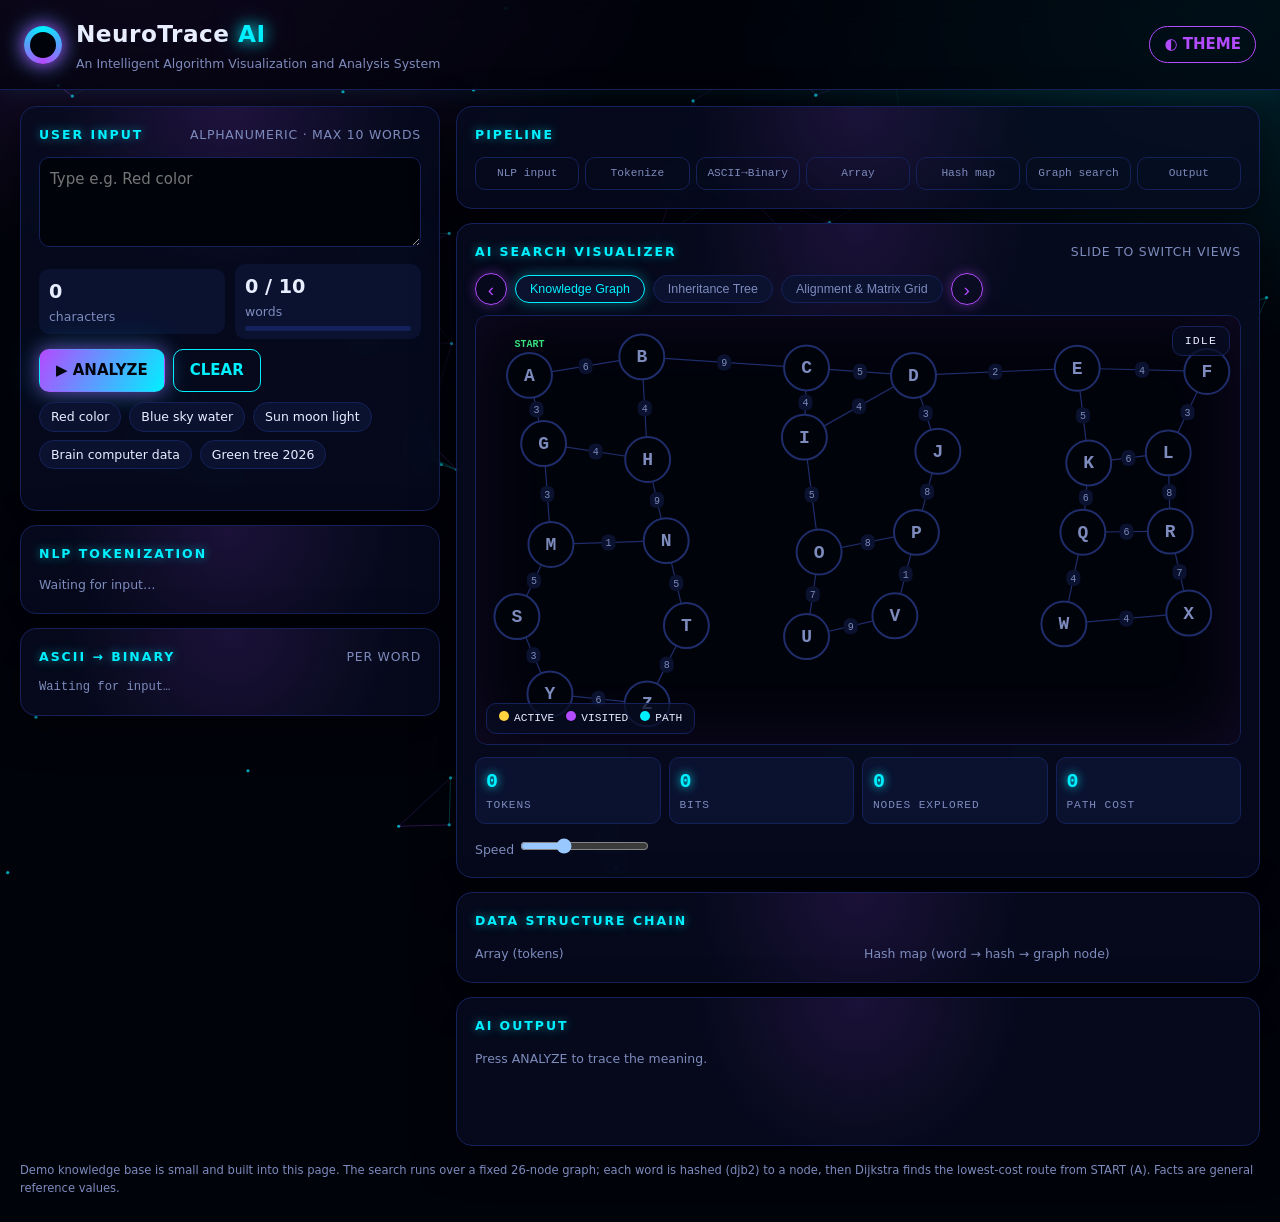
<file: NeuroTrace AI — Intelligent Algorithm Visualization and Analysis System.html>
<!DOCTYPE html>
<html lang="en">
<head>
<meta charset="utf-8">
<meta name="viewport" content="width=device-width, initial-scale=1, viewport-fit=cover">
<title>NeuroTrace AI — Intelligent Algorithm Visualization and Analysis System</title>
<style>
:root{--bg:#01030b;--pn:rgba(7,13,34,.74);--pn2:#0a1230;--bd:#15215a;--tx:#e8eeff;--mut:#7d8bbd;--cy:#00f0ff;--pu:#b34bff;--ye:#ffd23f;--gr:#38e07b;--rd:#ff6b6b;--ed:#1f2d6b;box-sizing:border-box;padding-top:env(safe-area-inset-top,0px);padding-bottom:env(safe-area-inset-bottom,0px);color-scheme:dark}
#bgc{position:fixed;inset:0;z-index:0;pointer-events:none}header,.wrap,.ft{position:relative;z-index:1}
:root[data-theme="light"]{--bg:#f2f0fb;--pn:#fff;--pn2:#ece8fa;--bd:#cfc7ee;--tx:#1d1740;--mut:#6a638f;--cy:#0793a0;--pu:#7b2fd1;--ye:#b87d00;--gr:#12803f;--rd:#c63636;--ed:#c9c3e3;color-scheme:light}
html{scroll-padding-top:env(safe-area-inset-top,0px)}*{box-sizing:border-box}
body{margin:0;min-height:100vh;background:radial-gradient(900px 520px at 10% -8%,rgba(179,75,255,.2),transparent 62%),radial-gradient(820px 520px at 96% 2%,rgba(0,240,255,.14),transparent 62%),var(--bg);background-attachment:fixed;color:var(--tx);font:15px/1.55 Inter,system-ui,-apple-system,"Segoe UI",Roboto,sans-serif}textarea,.bin,.cell,.tok,.st,.stat,.lg,.btn,.chip,.mt{font-family:ui-monospace,"SF Mono",Consolas,Menlo,monospace}.cv{box-shadow:inset 0 0 70px rgba(179,75,255,.10)}.tabs{display:flex;gap:8px;align-items:center;margin-bottom:10px;flex-wrap:wrap}.tb{border:1px solid var(--bd);background:var(--pn2);color:var(--mut);border-radius:20px;padding:6px 14px;cursor:pointer;font-size:.78rem;transition:.25s}.tb:hover{border-color:var(--pu)}.tb.on{color:var(--cy);border-color:var(--cy);box-shadow:0 0 14px rgba(0,240,255,.35)}.ar{width:32px;height:32px;border-radius:50%;border:1px solid var(--pu);background:transparent;color:var(--pu);font-size:1.2rem;line-height:1;cursor:pointer;box-shadow:0 0 12px rgba(179,75,255,.4)}.ar:hover{background:var(--pu);color:#02040d}.sl{overflow:hidden;border-radius:12px}.tr{display:flex;transition:transform .6s cubic-bezier(.65,0,.25,1)}.sd{flex:0 0 100%;min-width:0}.sc2{overflow:auto;padding:12px}.dr{stroke-dasharray:700;stroke-dashoffset:700;animation:dw .9s forwards}@keyframes dw{to{stroke-dashoffset:0}}.mx{border-collapse:separate;border-spacing:3px;margin:6px 0 14px;font-size:.78rem}.mx th{color:var(--cy);font-weight:600;padding:0 6px;text-align:right}.mx td{min-width:34px;height:30px;text-align:center;border:1px solid var(--bd);border-radius:6px;color:var(--tx);line-height:1.1}.mx td small{display:block;font-size:.55rem;color:var(--mut)}.mx td.o{background:rgba(0,240,255,.2);border-color:var(--cy);color:var(--cy);box-shadow:0 0 10px rgba(0,240,255,.45)}.mx td.z{color:var(--mut)}.mx td.e{color:var(--ed)}#grid select{background:var(--bg);color:var(--tx);border:1px solid var(--bd);border-radius:6px;padding:2px 6px}#grid b{color:var(--cy)}.mt{display:grid;grid-template-columns:repeat(4,1fr);gap:8px;margin-top:12px}.mt div{background:var(--pn2);border:1px solid var(--bd);border-radius:10px;padding:8px 10px;font-size:.7rem;color:var(--mut);text-transform:uppercase;letter-spacing:.08em}.mt b{display:block;font-size:1.25rem;color:var(--cy);text-shadow:0 0 10px var(--cy);letter-spacing:0}@media(max-width:560px){.mt{grid-template-columns:repeat(2,1fr)}}
header{display:flex;justify-content:space-between;align-items:center;gap:12px;padding:16px 24px;border-bottom:1px solid var(--bd);background:rgba(1,3,11,.6);backdrop-filter:blur(12px);box-shadow:0 1px 24px rgba(0,240,255,.08)}.logo{width:38px;height:38px;border-radius:50%;background:conic-gradient(var(--cy),var(--pu),var(--cy));box-shadow:0 0 18px var(--pu),0 0 28px rgba(0,240,255,.4);animation:sp 6s linear infinite;position:relative}.logo::after{content:"";position:absolute;inset:6px;border-radius:50%;background:var(--bg)}@keyframes sp{to{transform:rotate(360deg)}}
h1{margin:0;font-size:1.45rem;font-weight:800;letter-spacing:.02em}h1 b{color:var(--cy);text-shadow:0 0 14px var(--cy),0 0 30px rgba(0,240,255,.5)}
.sub{margin:2px 0 0;color:var(--mut);font-size:.78rem}
.ib{border:1px solid var(--pu);background:transparent;color:var(--pu);border-radius:20px;padding:6px 14px;cursor:pointer;font:inherit;font-weight:700}
.wrap{display:grid;grid-template-columns:minmax(300px,420px) 1fr;gap:16px;padding:16px 20px;max-width:1400px;margin:0 auto}
@media(max-width:900px){.wrap{grid-template-columns:1fr}}
.col{display:flex;flex-direction:column;gap:14px;min-width:0}
.pn{background:radial-gradient(280px circle at var(--mx,50%) var(--my,0%),rgba(179,75,255,.13),transparent 60%),var(--pn);border:1px solid var(--bd);border-radius:16px;padding:18px;backdrop-filter:blur(10px);box-shadow:0 10px 40px rgba(0,0,0,.55);transition:border-color .3s,box-shadow .3s}.pn:hover{border-color:rgba(0,240,255,.5);box-shadow:0 0 26px rgba(0,240,255,.14),0 0 40px rgba(179,75,255,.1),0 10px 40px rgba(0,0,0,.55)}
.pn h2{margin:0 0 12px;font-size:.78rem;font-weight:700;letter-spacing:.16em;text-transform:uppercase;color:var(--cy);text-shadow:0 0 10px rgba(0,240,255,.55);display:flex;justify-content:space-between;gap:10px;flex-wrap:wrap}.pn h2 span{color:var(--mut);font-weight:400;text-shadow:none;letter-spacing:.06em}
textarea{width:100%;min-height:90px;resize:vertical;background:var(--bg);color:var(--tx);border:1px solid var(--bd);border-radius:10px;padding:10px;font:inherit}
textarea:focus{outline:2px solid var(--pu);border-color:transparent}
.meters{display:flex;gap:10px;align-items:center;margin-top:10px;flex-wrap:wrap}
.m{flex:1;min-width:110px;background:var(--pn2);border-radius:10px;padding:8px 10px;font-size:.78rem;color:var(--mut)}
.m b{display:block;font-size:1.2rem;color:var(--tx)}.m.bad b{color:var(--rd)}
.bar{height:5px;background:var(--bd);border-radius:3px;margin-top:5px;overflow:hidden}.bar i{display:block;height:100%;width:0;background:linear-gradient(90deg,var(--pu),var(--cy));transition:width .25s}
.row{display:flex;gap:8px;flex-wrap:wrap;margin-top:10px}
.btn{border:1px solid var(--cy);background:transparent;color:var(--cy);border-radius:10px;padding:9px 16px;cursor:pointer;font:inherit;font-weight:700;transition:.2s}
.btn.p{background:linear-gradient(120deg,var(--pu),var(--cy));border-color:transparent;color:#02040d;box-shadow:0 0 18px rgba(179,75,255,.55),0 0 30px rgba(0,240,255,.3)}.btn:hover{transform:translateY(-2px);box-shadow:0 0 22px rgba(0,240,255,.5)}.btn:active{transform:scale(.97)}
.chip{border:1px solid var(--bd);background:var(--pn2);color:var(--tx);border-radius:16px;padding:4px 11px;font:inherit;font-size:.78rem;cursor:pointer}.chip:hover{border-color:var(--pu)}
.tok{display:inline-block;margin:3px;padding:3px 10px;border:1px solid var(--pu);color:var(--pu);border-radius:12px;font-size:.82rem;animation:pop .3s}
@keyframes pop{from{transform:scale(.6);opacity:0}}
.bin{max-height:230px;overflow:auto;font-size:.76rem}
.bw{border-left:3px solid var(--pu);margin:0 0 8px;padding:2px 0 2px 8px}.bw div{white-space:nowrap;overflow-x:auto;color:var(--mut)}
.bw .c{color:var(--ye)}.bw .z{color:var(--cy)}
.stages{display:flex;gap:6px;flex-wrap:wrap}
.st{flex:1;min-width:92px;text-align:center;border:1px solid var(--bd);border-radius:10px;padding:7px 4px;font-size:.7rem;color:var(--mut);transition:.3s}
.st.on{border-color:var(--ye);color:var(--ye);box-shadow:0 0 14px color-mix(in srgb,var(--ye) 40%,transparent)}.st.ok{border-color:var(--cy);color:var(--cy)}
.cv{position:relative;height:430px;border-radius:12px;background:var(--bg);border:1px solid var(--bd);overflow:hidden}
canvas{width:100%;height:100%;display:block;cursor:pointer}
.stat{position:absolute;top:10px;right:10px;border:1px solid var(--bd);background:var(--pn);border-radius:10px;padding:5px 12px;font-size:.72rem;letter-spacing:.1em}
.lg{position:absolute;left:10px;bottom:10px;display:flex;gap:12px;background:var(--pn);border:1px solid var(--bd);border-radius:10px;padding:6px 12px;font-size:.7rem}
.lg i{display:inline-block;width:10px;height:10px;border-radius:50%;margin-right:5px}
.ds{display:grid;grid-template-columns:1fr 1fr;gap:12px}@media(max-width:700px){.ds{grid-template-columns:1fr}}
.cell{display:inline-block;min-width:54px;text-align:center;border:1px solid var(--cy);margin:2px;border-radius:6px;font-size:.78rem}.cell small{display:block;background:var(--pn2);color:var(--mut);font-size:.65rem}
.cell.h{border-color:var(--pu)}
.out{min-height:80px;font-size:.92rem}.out p{margin:0 0 8px}.out b{color:var(--cy)}
.cur::after{content:"▌";color:var(--cy);animation:bl 1s steps(1) infinite}@keyframes bl{50%{opacity:0}}
.ft{font-size:.72rem;color:var(--mut);padding:0 20px 24px;max-width:1400px;margin:0 auto}
</style>
</head>
<body>
<canvas id="bgc"></canvas>
<header>
  <div style="display:flex;gap:14px;align-items:center"><div class="logo"></div><div><h1>NeuroTrace <b>AI</b></h1><p class="sub">An Intelligent Algorithm Visualization and Analysis System</p></div></div>
  <button class="ib" id="theme">◐ THEME</button>
</header>

<div class="wrap">
  <div class="col">
    <section class="pn">
      <h2>User Input <span>alphanumeric · max 10 words</span></h2>
      <textarea id="in" placeholder="Type e.g. Red color" spellcheck="false"></textarea>
      <div class="meters">
        <div class="m" id="mc"><b id="nc">0</b>characters</div>
        <div class="m" id="mw"><b id="nw">0 / 10</b>words<div class="bar"><i id="wb"></i></div></div>
      </div>
      <div class="row"><button class="btn p" id="go">▶ ANALYZE</button><button class="btn" id="clr">CLEAR</button></div>
      <div class="row" id="samples"></div>
      <div class="sub" id="warn" style="color:var(--rd);min-height:1.2em;margin-top:8px"></div>
    </section>
    <section class="pn"><h2>NLP Tokenization</h2><div id="toks" class="sub">Waiting for input…</div></section>
    <section class="pn"><h2>ASCII → Binary <span>per word</span></h2><div id="bin" class="bin sub">Waiting for input…</div></section>
  </div>

  <div class="col">
    <section class="pn">
      <h2>PIPELINE</h2>
      <div class="stages" id="stages"></div>
    </section>
    <section class="pn">
      <h2>AI Search Visualizer <span>slide to switch views</span></h2>
      <div class="tabs"><button class="ar" id="pv" aria-label="Previous view">‹</button><button class="tb on">Knowledge Graph</button><button class="tb">Inheritance Tree</button><button class="tb">Alignment &amp; Matrix Grid</button><button class="ar" id="nx" aria-label="Next view">›</button></div>
      <div class="sl"><div class="tr" id="tr"><div class="sd"><div class="cv"><canvas id="cv"></canvas><div class="stat" id="stat">IDLE</div>
        <div class="lg"><span><i style="background:var(--ye)"></i>ACTIVE</span><span><i style="background:var(--pu)"></i>VISITED</span><span><i style="background:var(--cy)"></i>PATH</span></div></div></div><div class="sd"><div class="cv sc2" id="tree"></div></div><div class="sd"><div class="cv sc2" id="grid"></div></div></div></div>
      <div class="mt"><div><b id="mT">0</b>Tokens</div><div><b id="mB">0</b>Bits</div><div><b id="mV">0</b>Nodes explored</div><div><b id="mC">0</b>Path cost</div></div>
      <div class="row"><label class="sub">Speed <input type="range" id="spd" min="20" max="400" value="140"></label></div>
    </section>
    <section class="pn"><h2>DATA STRUCTURE CHAIN</h2>
      <div class="ds"><div><div class="sub">Array (tokens)</div><div id="arr"></div></div><div><div class="sub">Hash map (word → hash → graph node)</div><div id="hm"></div></div></div></section>
    <section class="pn"><h2>AI Output</h2><div class="out" id="out"><span class="sub">Press ANALYZE to trace the meaning.</span></div></section>
  </div>
</div>
<p class="ft">Demo knowledge base is small and built into this page. The search runs over a fixed 26-node graph; each word is hashed (djb2) to a node, then Dijkstra finds the lowest-cost route from START (A). Facts are general reference values.</p>

<script>
const $=s=>document.querySelector(s),MAXW=10;
const KB={color:["is how the eye reads wavelengths of light between about 380 and 750 nm","is built from red, green and blue cone cells in the human retina"],
red:["has the longest visible wavelength, about 620–750 nm","is used in hospitals and by the Red Cross for emergency and medical signage","signals danger and stop, as in traffic lights"],
blue:["has a short wavelength, about 450–495 nm, which is why Rayleigh scattering makes the sky look blue","is common in hospital scrubs and tech branding because it feels calm and trustworthy"],
green:["sits mid-spectrum at about 495–570 nm, where human eyes are most sensitive","is used for exit signs and operating-room scrubs because it reduces eye strain"],
yellow:["has a wavelength of about 570–590 nm and is highly visible","is used for caution signs and school buses"],
water:["covers about 71% of Earth’s surface","has the formula H2O and boils at 100 °C at sea level"],
sun:["is a G-type star about 4.6 billion years old","sends light that takes about 8 minutes to reach Earth"],
moon:["orbits Earth about every 27.3 days","drives the ocean tides through gravity"],
fire:["needs fuel, heat and oxygen, known as the fire triangle","is a chemical reaction called combustion"],
heart:["beats about 60–100 times per minute in a resting adult","pumps blood through roughly 100,000 km of vessels"],
light:["travels about 299,792 km per second in vacuum","behaves as both a wave and a particle"],
brain:["contains about 86 billion neurons","uses roughly 20% of the body’s energy"],
computer:["stores everything in binary, as 0s and 1s","processes data using arrays, hash maps, trees and graphs"],
tree:["absorbs CO2 and releases oxygen through photosynthesis","is also a hierarchical data structure of nodes"],
data:["is stored as binary digits inside memory","is organised with structures such as arrays and graphs"]};
const SYN={colour:"color",colours:"color",colors:"color",sunlight:"sun",ai:"computer",code:"computer"};
const SAMPLES=["Red color","Blue sky water","Sun moon light","Brain computer data","Green tree 2026"];
const STG=["NLP input","Tokenize","ASCII→Binary","Array","Hash map","Graph search","Output"];
$("#stages").innerHTML=STG.map((s,i)=>`<div class="st" id="s${i}">${s}</div>`).join("");
$("#samples").innerHTML=SAMPLES.map(s=>`<button class="chip">${s}</button>`).join("");
$("#samples").onclick=e=>{if(e.target.className=="chip"){$("#in").value=e.target.textContent;upd()}};

// ---------- input processing ----------
function words(){return $("#in").value.replace(/[^A-Za-z0-9\s]/g,"").trim().split(/\s+/).filter(Boolean)}
function hash(w){let h=5381;for(const c of w.toLowerCase())h=((h<<5)+h+c.charCodeAt(0))>>>0;return h}
const node=w=>1+hash(w)%25,L=i=>String.fromCharCode(65+i);
let toks=[];
function upd(){
  const raw=$("#in").value,clean=raw.replace(/[^A-Za-z0-9\s]/g,"");
  const all=clean.trim().split(/\s+/).filter(Boolean);toks=all.slice(0,MAXW);
  $("#nc").textContent=raw.length;$("#mT").textContent=toks.length;$("#mB").textContent=toks.join("").length*8;$("#nw").textContent=all.length+" / "+MAXW;
  $("#mw").classList.toggle("bad",all.length>MAXW);$("#wb").style.width=Math.min(100,all.length*10)+"%";
  $("#warn").textContent=raw!==clean?"Only letters and numbers are used; symbols are ignored.":all.length>MAXW?"Limit is 10 words — extra words are dropped.":"";
  rT();rG();$("#toks").innerHTML=toks.length?toks.map((t,i)=>`<span class="tok">[${i}] ${t}</span>`).join(""):"Waiting for input…";
  $("#bin").innerHTML=toks.length?toks.map(w=>`<div class="bw"><b>${w}</b>${[...w].map(c=>`<div><span class="c">${c}</span> = ${c.charCodeAt(0)} → <span class="z">${c.charCodeAt(0).toString(2).padStart(8,"0")}</span></div>`).join("")}</div>`).join(""):"Waiting for input…";
  $("#arr").innerHTML=toks.map((t,i)=>`<span class="cell"><small>${i}</small>${t}</span>`).join("");
  $("#hm").innerHTML=toks.map(t=>`<span class="cell h"><small>${hash(t)%1000}</small>${t}→${L(node(t))}</span>`).join("");
}
$("#in").addEventListener("input",upd);
$("#clr").onclick=()=>{$("#in").value="";runId++;upd();resetG();$("#out").innerHTML='<span class="sub">Press ANALYZE to trace the meaning.</span>';stage(-1)};
$("#theme").onclick=()=>{const r=document.documentElement;r.dataset.theme=getComputedStyle(r).colorScheme=="dark"?"light":"dark"};

// ---------- graph ----------
let seed=7;const rnd=()=>(seed=(seed*16807)%2147483647)/2147483647;
const N=26,P=[],E=[],adj=Array.from({length:N},()=>[]);
for(let i=0;i<N;i++)P.push([.06+(i%6)*.176+(rnd()-.5)*.09,.1+Math.floor(i/6)*.2+(rnd()-.5)*.08]);
P[0]=[.07,.12];
const dd=(a,b)=>Math.hypot(P[a][0]-P[b][0],(P[a][1]-P[b][1])*.7);
function addE(a,b){if(adj[a].some(x=>x.v==b))return;const w=1+Math.floor(rnd()*9);E.push([a,b,w]);adj[a].push({v:b,w});adj[b].push({v:a,w})}
for(let i=1;i<N;i++){let b=0,bd=9;for(let j=0;j<i;j++)if(dd(i,j)<bd){bd=dd(i,j);b=j}addE(i,b)}
for(let i=0;i<N;i++){[...Array(N).keys()].filter(j=>j!=i).sort((a,b)=>dd(i,a)-dd(i,b)).slice(0,2).forEach(j=>addE(i,j))}
let st=Array(N).fill(0),dist=Array(N).fill(null),cur=[],old=new Set(),target=-1;
const resetG=()=>{st=Array(N).fill(0);dist=Array(N).fill(null);cur=[];old=new Set();target=-1;$("#stat").textContent="IDLE"};
const sleep=()=>new Promise(r=>setTimeout(r,+$("#spd").value));
let runId=0;
async function dijkstra(t,id){
  st=Array(N).fill(0);dist=Array(N).fill(null);cur=[];target=t;const d=Array(N).fill(1e9),pv=Array(N).fill(-1),done=Array(N).fill(false);d[0]=0;dist[0]=0;
  for(;;){
    let u=-1;for(let i=0;i<N;i++)if(!done[i]&&d[i]<1e9&&(u<0||d[i]<d[u]))u=i;
    if(u<0)break;st[u]=1;$("#stat").textContent="SEARCHING → "+L(t);await sleep();if(id!=runId)return false;
    done[u]=true;st[u]=2;$("#mV").textContent=done.filter(Boolean).length;if(u==t)break;
    for(const{v,w}of adj[u])if(!done[v]&&d[u]+w<d[v]){d[v]=d[u]+w;pv[v]=u;dist[v]=d[v]}
  }
  const path=[];for(let x=t;x!=-1;x=pv[x])path.unshift(x);
  for(let i=0;i<path.length;i++){path.slice(0,i+1).forEach(x=>st[x]=3);cur=path.slice(0,i+1);await sleep();if(id!=runId)return false}
  path.forEach(x=>old.add(x));$("#mC").textContent=d[t];$("#stat").textContent="OPTIMAL_ROUTE_FOUND";return d[t];
}

// ---------- canvas ----------
const cv=$("#cv"),cx=cv.getContext("2d");let W=0,H=0;
function size(){const r=cv.getBoundingClientRect(),q=devicePixelRatio||1;W=r.width;H=r.height;cv.width=W*q;cv.height=H*q;cx.setTransform(q,0,0,q,0,0)}
new ResizeObserver(size).observe(cv);
const X=i=>P[i][0]*W,Y=i=>P[i][1]*H*1.0+8,V=n=>getComputedStyle(document.documentElement).getPropertyValue(n).trim();
function pill(t,x,y,bg,fg){cx.font="10px monospace";const w=cx.measureText(t).width+8;cx.fillStyle=bg;cx.beginPath();cx.roundRect(x-w/2,y-8,w,16,6);cx.fill();cx.fillStyle=fg;cx.textAlign="center";cx.textBaseline="middle";cx.fillText(t,x,y+1)}
function draw(tm){
  requestAnimationFrame(draw);if(!W)return;cx.clearRect(0,0,W,H);
  const cy=V("--cy"),pu=V("--pu"),ye=V("--ye"),ed=V("--ed"),tx=V("--tx"),bg=V("--bg"),pn=V("--pn2"),gr=V("--gr"),rd=V("--rd");
  const onCur=(a,b)=>{for(let i=1;i<cur.length;i++)if((cur[i-1]==a&&cur[i]==b)||(cur[i-1]==b&&cur[i]==a))return true;return false};
  for(const[a,b,w]of E){const c=onCur(a,b);cx.strokeStyle=c?cy:ed;cx.lineWidth=c?4:1.2;cx.shadowColor=cy;cx.shadowBlur=c?14:0;
    cx.beginPath();cx.moveTo(X(a),Y(a));cx.lineTo(X(b),Y(b));cx.stroke();cx.shadowBlur=0;
    pill(w,(X(a)+X(b))/2,(Y(a)+Y(b))/2,c?cy:pn,c?"#04121a":V("--mut"))}
  if(cur.length>1){const t=(tm/650)%1;for(let i=1;i<cur.length;i++){const a=cur[i-1],b=cur[i],k=(t+i*.17)%1;cx.fillStyle="#fff";cx.shadowColor=cy;cx.shadowBlur=20;cx.beginPath();cx.arc(X(a)+(X(b)-X(a))*k,Y(a)+(Y(b)-Y(a))*k,3.6,0,7);cx.fill();cx.shadowBlur=0}}
  const r=Math.max(14,Math.min(24,W/34));
  for(let i=0;i<N;i++){const s=st[i],isOld=old.has(i)&&s==0;
    const col=s==1?ye:s==2?pu:s==3||isOld?cy:i==hov?pu:ed;
    cx.shadowColor=col;cx.shadowBlur=s||i==hov?18+(s==1?6*Math.sin(tm/120):0):0;
    cx.fillStyle=bg;cx.strokeStyle=col;cx.lineWidth=s?3.5:2;cx.beginPath();cx.arc(X(i),Y(i),r,0,7);cx.fill();cx.stroke();cx.shadowBlur=0;
    cx.fillStyle=s||isOld?tx:V("--mut");cx.font="bold "+Math.round(r*.8)+"px monospace";cx.textAlign="center";cx.textBaseline="middle";cx.fillText(L(i),X(i),Y(i)+1);
    if(dist[i]!=null)pill(dist[i],X(i),Y(i)+r+10,"#000",cy==="#19e3f0"?"#fff":tx);
    if(i==0){cx.fillStyle=gr;cx.font="bold 10px monospace";cx.fillText("START",X(i),Y(i)-r-8)}
    if(i==target){cx.fillStyle=rd;cx.font="bold 10px monospace";cx.fillText("TARGET",X(i),Y(i)-r-8)}}
}
requestAnimationFrame(draw);
let hov=-1;cv.addEventListener("mousemove",e=>{const b=cv.getBoundingClientRect(),mx=e.clientX-b.left,my=e.clientY-b.top;hov=-1;for(let i=0;i<N;i++)if(Math.hypot(mx-X(i),my-Y(i))<24)hov=i;cv.title=hov>=0?"Node "+L(hov)+" · "+adj[hov].length+" links · click to trace":""});cv.addEventListener("mouseleave",()=>hov=-1);
cv.addEventListener("click",async e=>{const b=cv.getBoundingClientRect(),mx=e.clientX-b.left,my=e.clientY-b.top;
  for(let i=1;i<N;i++)if(Math.hypot(mx-X(i),my-Y(i))<24){const id=++runId;old=new Set();stage(5);await dijkstra(i,id);return}});

// ---------- pipeline ----------
function stage(n){for(let i=0;i<STG.length;i++){const e=$("#s"+i);e.className="st"+(i<n?" ok":i==n?" on":"")}}
async function type(el,t,id){for(const c of t){if(id!=runId)return;el.textContent+=c;await new Promise(r=>setTimeout(r,12))}}
$("#go").onclick=async()=>{
  upd();if(!toks.length){$("#warn").textContent="Please enter at least one word.";return}
  const id=++runId;old=new Set();resetG();$("#out").innerHTML="";
  for(let i=0;i<5;i++){stage(i);await new Promise(r=>setTimeout(r,320));if(id!=runId)return}
  stage(5);const found=[];
  for(const w of toks){const n=node(w);actW=w.toLowerCase();rT();const c=await dijkstra(n,id);if(c===false)return;found.push([w,n,c]);await sleep()}actW="";rT();
  stage(6);const out=$("#out");const hits=[];
  for(const[w]of found){const k=SYN[w.toLowerCase()]||w.toLowerCase();if(KB[k])hits.push([w,KB[k]])}
  if(!hits.length){const p=document.createElement("p");out.appendChild(p);
    await type(p,`No knowledge entry for "${toks.join(" ")}". Structural analysis: ${toks.length} word(s), ${toks.join("").length} characters, ${toks.join(" ").length*8} bits. Try: red, blue, water, sun, computer…`,id);return}
  for(const[w,f]of hits){const p=document.createElement("p");p.className="cur";p.innerHTML=`<b>${w}</b> `;out.appendChild(p);
    const s=document.createElement("span");p.appendChild(s);await type(s,f.join("; ")+".",id);p.className=""}
  const sm=document.createElement("p");sm.className="sub";sm.textContent=`Graph cost per word: ${found.map(f=>f[0]+"="+f[2]).join(", ")}`;out.appendChild(sm);
};
document.querySelectorAll(".pn").forEach(p=>p.addEventListener("mousemove",e=>{const b=p.getBoundingClientRect();p.style.setProperty("--mx",e.clientX-b.left+"px");p.style.setProperty("--my",e.clientY-b.top+"px")}));
const bc=$("#bgc"),bx=bc.getContext("2d"),mp={x:-999,y:-999},pts=[];let bw=0,bh=0;
function bs(){bw=bc.width=innerWidth;bh=bc.height=innerHeight;pts.length=0;for(let i=0;i<Math.min(70,bw*bh/16000);i++)pts.push({x:Math.random()*bw,y:Math.random()*bh,vx:(Math.random()-.5)*.35,vy:(Math.random()-.5)*.35})}
addEventListener("resize",bs);addEventListener("mousemove",e=>{mp.x=e.clientX;mp.y=e.clientY});bs();
(function bl(){requestAnimationFrame(bl);bx.clearRect(0,0,bw,bh);const c1=V("--cy"),c2=V("--pu");
for(const p of pts){p.x+=p.vx;p.y+=p.vy;if(p.x<0||p.x>bw)p.vx*=-1;if(p.y<0||p.y>bh)p.vy*=-1;const dx=p.x-mp.x,dy=p.y-mp.y,d=Math.hypot(dx,dy)||1;if(d<120){p.x+=dx/d*1.3;p.y+=dy/d*1.3}bx.globalAlpha=.7;bx.fillStyle=c1;bx.beginPath();bx.arc(p.x,p.y,1.6,0,7);bx.fill()}
for(let i=0;i<pts.length;i++)for(let j=i+1;j<pts.length;j++){const d=Math.hypot(pts[i].x-pts[j].x,pts[i].y-pts[j].y);if(d<130){bx.globalAlpha=(1-d/130)*.4;bx.strokeStyle=i%2?c2:c1;bx.beginPath();bx.moveTo(pts[i].x,pts[i].y);bx.lineTo(pts[j].x,pts[j].y);bx.stroke()}}bx.globalAlpha=1})();
let si=0,actW="",ga=0,gb=1;const TB=document.querySelectorAll(".tb");
function go(n){si=(n+3)%3;$("#tr").style.transform=`translateX(-${si*100}%)`;TB.forEach((b,i)=>b.classList.toggle("on",i==si))}
TB.forEach((b,i)=>b.onclick=()=>go(i));$("#pv").onclick=()=>go(si-1);$("#nx").onclick=()=>go(si+1);
let tx0=0;const sl=document.querySelector(".sl");sl.addEventListener("touchstart",e=>tx0=e.touches[0].clientX,{passive:true});sl.addEventListener("touchend",e=>{const d=e.changedTouches[0].clientX-tx0;if(Math.abs(d)>60)go(si+(d<0?1:-1))});
const CAT={color:"Color",red:"Color",blue:"Color",green:"Color",yellow:"Color",water:"Nature",sun:"Nature",moon:"Nature",fire:"Nature",tree:"Nature",light:"Physics",heart:"Body",brain:"Body",computer:"Tech",data:"Tech"};
const ATT={Color:"wavelength · perception",Nature:"natural element",Physics:"measurable · energy",Body:"organ · biological",Tech:"digital · binary",Unknown:"no knowledge entry"};
function rT(){
 const cats=["Color","Nature","Physics","Body","Tech","Unknown"],by={};cats.forEach(c=>by[c]=[]);
 toks.forEach(w=>{const k=SYN[w.toLowerCase()]||w.toLowerCase();by[CAT[k]||"Unknown"].push(w)});
 const mx=Math.max(1,...cats.map(c=>by[c].length)),VW=900,VH=Math.max(330,270+mx*40),cw=VW/6,rx=VW/2;
 let s=`<svg viewBox="0 0 ${VW} ${VH}" width="100%" font-family="ui-monospace,Consolas,monospace"><defs><filter id="gl" x="-30%" y="-30%" width="160%" height="160%"><feGaussianBlur stdDeviation="3" result="b"/><feMerge><feMergeNode in="b"/><feMergeNode in="SourceGraphic"/></feMerge></filter></defs>`;
 cats.forEach((c,i)=>{const x=cw*i+cw/2,y=150,on=by[c].length>0;
  s+=`<path class="dr" d="M${rx} 58C${rx} 105 ${x} 100 ${x} ${y-20}" fill="none" stroke="${on?"var(--cy)":"var(--ed)"}" stroke-width="${on?2.5:1.2}" ${on?'filter="url(#gl)"':""}/>`;
  by[c].forEach((w,j)=>{const wy=250+j*40,act=w.toLowerCase()==actW;
   s+=`<path class="dr" d="M${x} ${y+20}V${wy-14}" fill="none" stroke="var(--pu)" stroke-width="2" filter="url(#gl)"/><rect x="${x-52}" y="${wy-14}" width="104" height="28" rx="14" fill="var(--bg)" stroke="${act?"var(--ye)":"var(--pu)"}" stroke-width="2" filter="url(#gl)"/><text x="${x}" y="${wy+5}" text-anchor="middle" fill="var(--tx)" font-size="13">${w}</text>`});
  s+=`<rect x="${x-50}" y="${y-20}" width="100" height="40" rx="10" fill="var(--bg)" stroke="${on?"var(--cy)":"var(--ed)"}" stroke-width="2" ${on?'filter="url(#gl)"':""}/><text x="${x}" y="${y+5}" text-anchor="middle" fill="${on?"var(--cy)":"var(--mut)"}" font-size="14" font-weight="700">${c}</text>`});
 s+=`<rect x="${rx-70}" y="22" width="140" height="36" rx="18" fill="var(--bg)" stroke="var(--pu)" stroke-width="2.5" filter="url(#gl)"/><text x="${rx}" y="45" text-anchor="middle" fill="var(--tx)" font-size="15" font-weight="700">Concept</text></svg>`;
 $("#tree").innerHTML=s+`<div class="sub" style="padding:6px 4px">${toks.length?toks.map(w=>{const k=SYN[w.toLowerCase()]||w.toLowerCase(),c=CAT[k]||"Unknown";return `<b style="color:var(--cy)">${w}</b> extends ${c} extends Concept · inherits: ${ATT[c]}`}).join("<br>"):"Type words to see how each one inherits from the Concept base class."}</div>`}
function rG(){
 const g=$("#grid");if(!toks.length){g.innerHTML='<div class="sub">Type words to build the character, bit and alignment matrices.</div>';return}
 const ml=Math.max(...toks.map(w=>w.length));
 let h='<div class="sub">Character matrix · left-aligned, cell shows letter and ASCII code</div><table class="mx">'+toks.map(w=>'<tr><th>'+w+'</th>'+[...Array(ml)].map((_,i)=>{const c=w[i];return c?`<td style="background:rgba(179,75,255,${(.12+c.charCodeAt(0)/127*.5).toFixed(2)})">${c}<small>${c.charCodeAt(0)}</small></td>`:'<td class="e">·</td>'}).join("")+'</tr>').join("")+'</table>';
 h+='<div class="sub">Bit matrix · first 12 characters, 8 bits each</div><table class="mx">'+[...toks.join("")].slice(0,12).map(c=>`<tr><th>${c}</th>`+c.charCodeAt(0).toString(2).padStart(8,"0").split("").map(b=>`<td class="${b=="1"?"o":"z"}">${b}</td>`).join("")+'</tr>').join("")+'</table>';
 if(toks.length<2){h+='<div class="sub">Enter at least two words to see the alignment matrix.</div>';g.innerHTML=h;return}
 ga=Math.min(ga,toks.length-1);gb=Math.min(gb,toks.length-1);if(ga==gb)gb=(ga+1)%toks.length;
 const A=toks[ga].toLowerCase(),B=toks[gb].toLowerCase(),m=A.length,n=B.length,D=[...Array(m+1)].map((_,i)=>[...Array(n+1)].map((_,j)=>i?(j?0:i):j));
 for(let i=1;i<=m;i++)for(let j=1;j<=n;j++)D[i][j]=Math.min(D[i-1][j]+1,D[i][j-1]+1,D[i-1][j-1]+(A[i-1]==B[j-1]?0:1));
 const P=new Set();let i=m,j=n;P.add(i+","+j);while(i||j){if(i&&j&&D[i][j]==D[i-1][j-1]+(A[i-1]==B[j-1]?0:1)){i--;j--}else if(i&&D[i][j]==D[i-1][j]+1)i--;else j--;P.add(i+","+j)}
 const sel=v=>toks.map((w,k)=>`<option value="${k}" ${k==v?"selected":""}>${w}</option>`).join("");
 h+=`<div class="sub">Alignment matrix (edit distance) <select id="ga">${sel(ga)}</select> vs <select id="gb">${sel(gb)}</select> · distance <b>${D[m][n]}</b> · similarity <b>${Math.round((1-D[m][n]/Math.max(m,n))*100)}%</b></div><table class="mx"><tr><th></th><th>·</th>${[...B].map(c=>`<th>${c}</th>`).join("")}</tr>`+D.map((r,i)=>`<tr><th>${i?A[i-1]:"·"}</th>`+r.map((v,j)=>`<td class="${P.has(i+","+j)?"o":""}">${v}</td>`).join("")+"</tr>").join("")+"</table>";
 g.innerHTML=h;$("#ga").onchange=e=>{ga=+e.target.value;rG()};$("#gb").onchange=e=>{gb=+e.target.value;rG()}}
upd();
</script>
</body>
</html>
</file>
